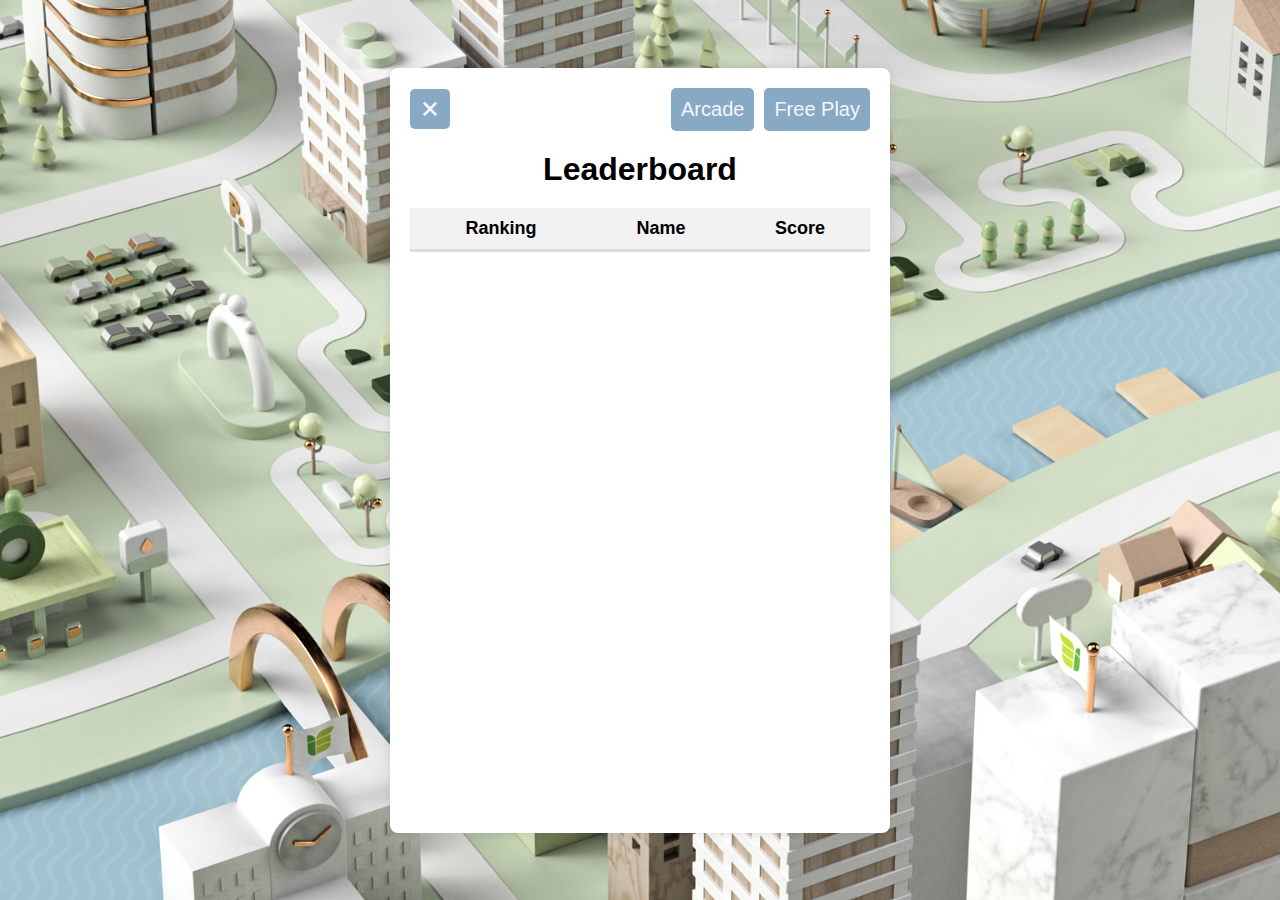
<file: displayhighscore.html>
<!DOCTYPE html>
<html>

<head>
    <meta charset="UTF-8" />
    <title>Ngee Ann City</title>
    <link rel="icon" type="image/x-icon" href="./assets/images/icon2.png">
    <!-- Styles -->
    <link rel="stylesheet" href="./assets/styles/style.css">
    <!-- Icons -->
    <link href='https://unpkg.com/boxicons@2.1.4/css/boxicons.min.css' rel='stylesheet'>
</head>

<body class="displayhs-body">
    <div class="displayhs-container">
        <div class="displayhs-buttons">
            <div class="left-buttons">
                <!-- Exit Button -->
                <a href="index.html" id="exit-button" class="button"><i class='bx bx-x'></i></a>
            </div>
            <div class="right-buttons">
                <button style="margin-right: 10px;">Arcade</button>
                <button>Free Play</button>
            </div>
        </div>
        <div class="displayhs-header">
            <h1>Leaderboard</h1>
        </div>
        <table id="leaderboard-table">
            <thead>
                <tr>
                    <th>Ranking</th>
                    <th>Name</th>
                    <th>Score</th>
                </tr>
            </thead>
            <tbody>
                <!-- Data will be inserted here -->
            </tbody>
        </table>
    </div>

    <!-- Scripts -->
    <script src="./assets/js/leaderboard.js"></script>
</body>

</html>
</file>
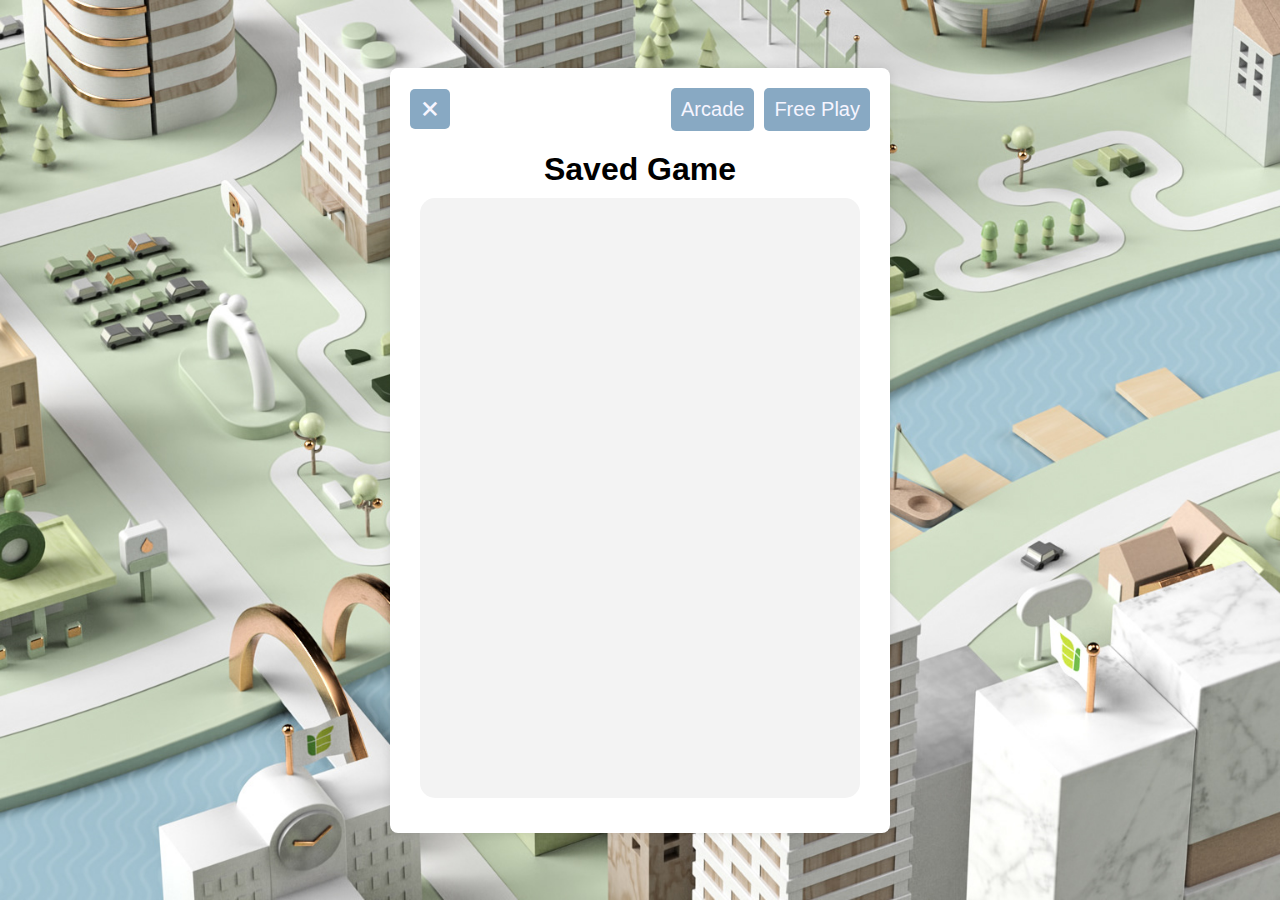
<file: loadsavegame.html>
<!DOCTYPE html>
<html>

<head>
    <meta charset="UTF-8" />
    <title>Ngee Ann City</title>
    <link rel="icon" type="image/x-icon" href="./assets/images/icon2.png">
    <!-- Styles -->
    <link rel="stylesheet" href="./assets/styles/style.css">
    <!-- Icons -->
    <link href='https://unpkg.com/boxicons@2.1.4/css/boxicons.min.css' rel='stylesheet'>
</head>


<body class="loadsavegame-body">
    <div class="loadsavegame-container">
        <div class="loadsavegame-buttons">
            <div class="left-buttons">
                <!-- Exit Button -->
                <a href="index.html" id="exit-button" class="button"><i class='bx bx-x'></i></a>
            </div>
            <div class="right-buttons">
                <button id="arcade-load-game-btn" style="margin-right: 10px;">Arcade</button>
                <button id="free-load-game-btn">Free Play</button>
            </div>
        </div>
        <div class="loadsavegame-header">
            <h1>Saved Game</h1>
        </div>
        <div class="loadsavegame-files">
            <!-- Game State Data will be loaded here -->
        </div>
    </div>

    <!-- Scripts -->
    <script src="./assets/js/script.js"></script>
    <script src="./assets/js/loadsavegame.js"></script>
</body>

</html>
</file>
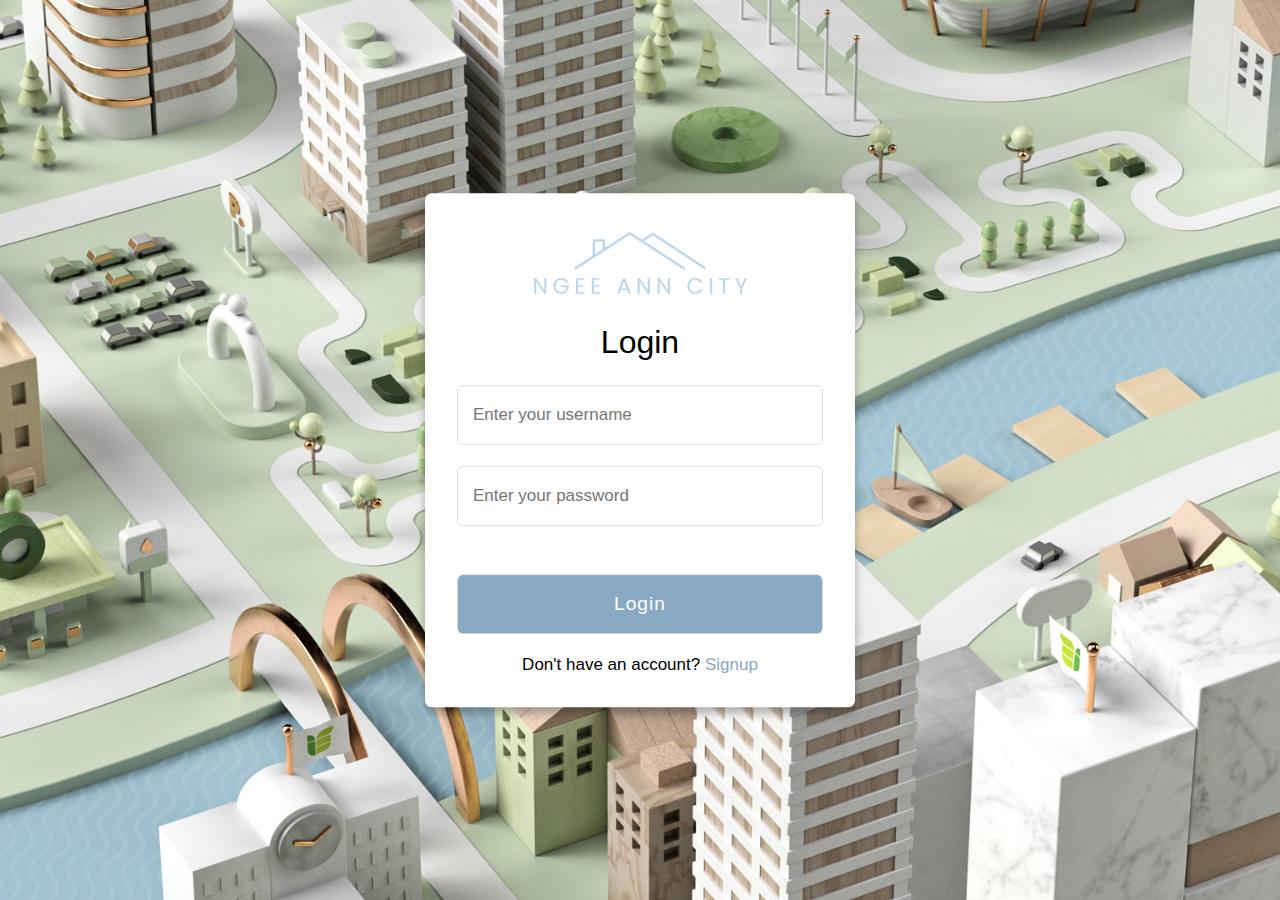
<file: login-register.html>
<!DOCTYPE html>
<html>

<head>
    <meta charset="UTF-8" />
    <title>Ngee Ann City</title>
    <link rel="icon" type="image/x-icon" href="./assets/images/icon2.png">
    <!-- Styles -->
    <link rel="stylesheet" href="./assets/styles/style.css">
</head>

<body class="login-body">
    <div class="login-container">
        <input type="checkbox" id="check">
        <div class="login form">
            <div class="logo">
                <img src="./assets/images/icon3.png" alt="Logo">
            </div>
            <header>Login</header>
            <form id="login-form">
                <input type="text" id="login-username" placeholder="Enter your username">
                <input type="password" id="login-password" placeholder="Enter your password">
                <input type="button" class="button" value="Login" onclick="login()">
            </form>
            <div class="signup">
                <span class="signup">Don't have an account?
                    <label for="check">Signup</label>
                </span>
            </div>
        </div>
        <div class="registration form">
            <div class="logo">
                <img src="./assets/images/icon3.png" alt="Logo">
            </div>
            <header>Signup</header>
            <form id="signup-form">
                <input type="text" id="signup-username" placeholder="Enter your username">
                <input type="text" id="signup-name" placeholder="Enter your name">
                <input type="text" id="signup-email" placeholder="Enter your email">
                <input type="password" id="signup-password" placeholder="Create a password">
                <input type="password" id="signup-confirm-password" placeholder="Confirm your password">
                <input type="button" class="button" value="Signup" onclick="signup()">
            </form>
            <div class="signup">
                <span class="signup">Already have an account?
                    <label for="check">Login</label>
                </span>
            </div>
        </div>
    </div>
    <script src="./assets/js/login.js"></script>
</body>

</html>
</file>
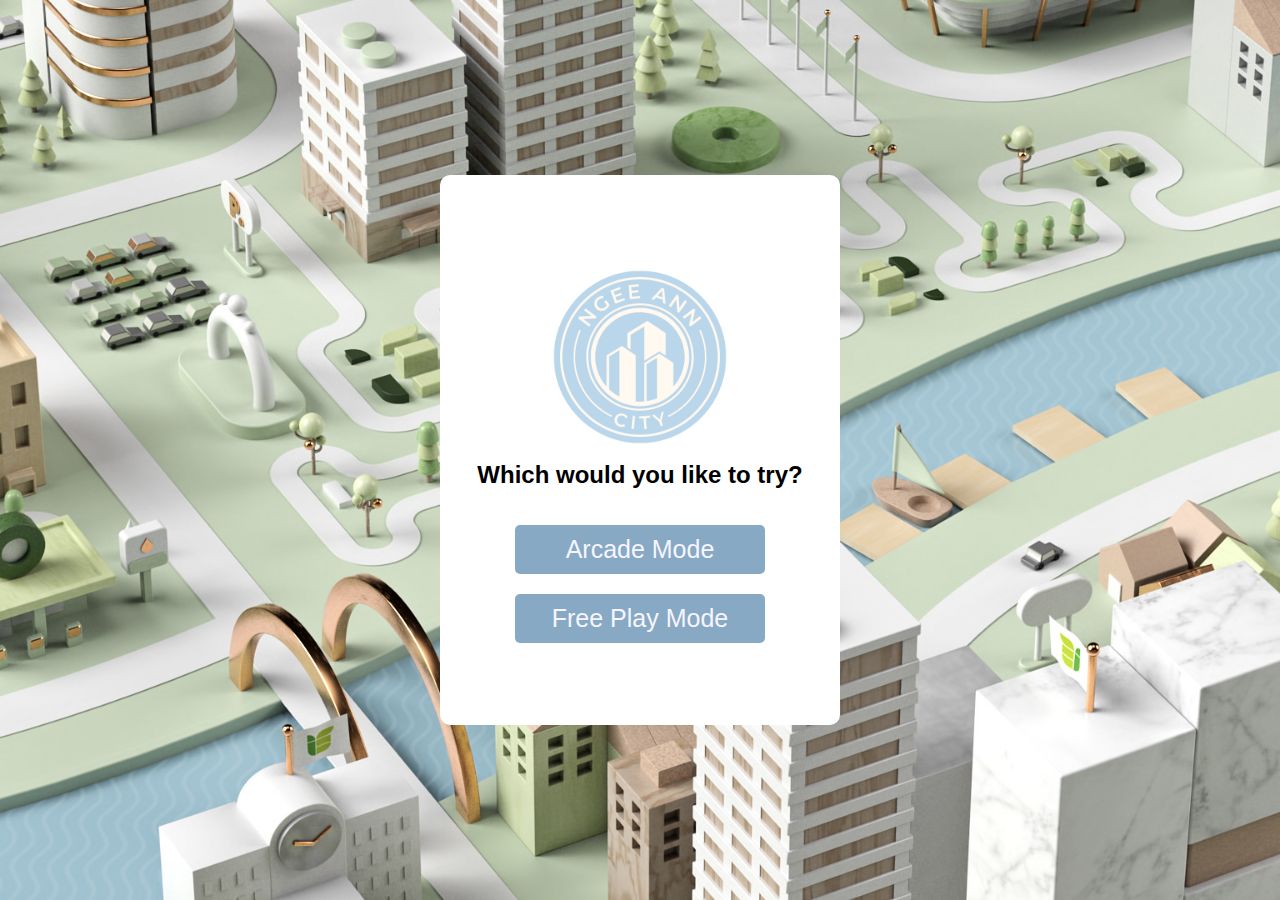
<file: newgame.html>
<!DOCTYPE html>
<html>

<head>
    <meta charset="UTF-8" />
    <title>Ngee Ann City</title>
    <link rel="icon" type="image/x-icon" href="./assets/images/icon2.png">
    <!-- Styles -->
    <link rel="stylesheet" href="./assets/styles/style.css">
    <!-- Icons -->
    <link href='https://unpkg.com/boxicons@2.1.4/css/boxicons.min.css' rel='stylesheet'>
</head>


<body class="newgame-body">
    <div class="newgame-container">
        <div class="newgame-content">
            <div class="logo">
                <img src="./assets/images/icon2.png" alt="Logo">
            </div>
            <h2>Which would you like to try?</h2>
            <br><br>
            <div class="main-buttons">
                <a href="arcade.html" id="arcade-game-btn" class="menu-btn">Arcade Mode</a>
                <!-- <a href="#" class="menu-btn">New Free Play Game</a> -->
                <a href="freeplay.html" id="free-game-btn" class="menu-btn">Free Play Mode</a>
            </div>
        </div>
    </div>

    <!-- Scripts -->
    <script src="./assets/js/script.js"></script>
</body>

</html>
</file>
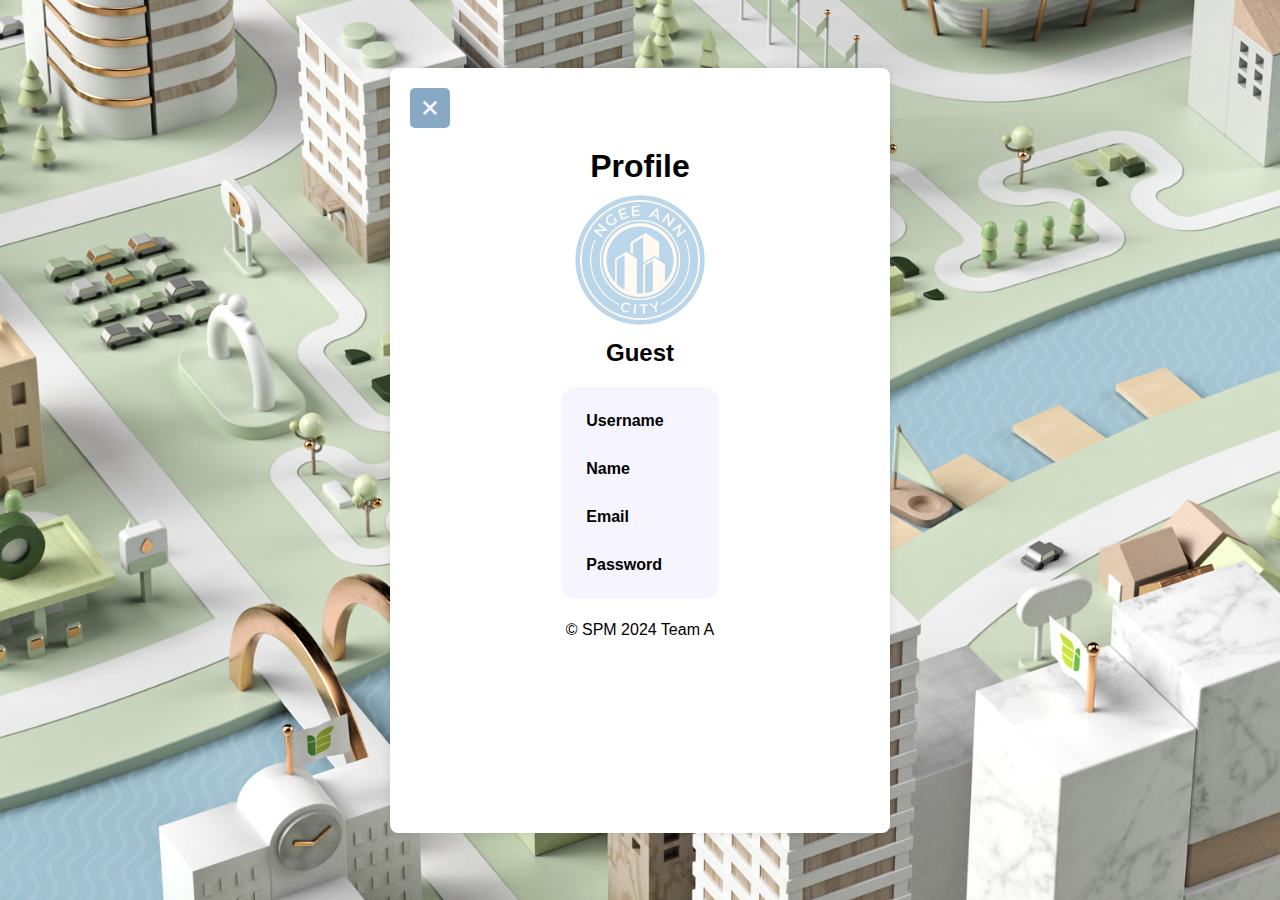
<file: profile.html>
<!DOCTYPE html>
<html>

<head>
    <meta charset="UTF-8" />
    <title>Ngee Ann City</title>
    <link rel="icon" type="image/x-icon" href="./assets/images/icon2.png">
    <!-- Styles -->
    <link rel="stylesheet" href="./assets/styles/style.css">
    <!-- Icons -->
    <link href='https://unpkg.com/boxicons@2.1.4/css/boxicons.min.css' rel='stylesheet'>
</head>

<body class="profile-body">
    <div class="profile-container">
        <div class="profile-buttons">
            <div class="left-buttons">
                <!-- Exit Button -->
                <a href="index.html" id="exit-button" class="button"><i class='bx bx-x'></i></a>
            </div>
        </div>
        <div class="profile-header">
            <h1>Profile</h1>
            <img src="./assets/images/icon2.png">
            <div>
                <h2><span id="display-username">Guest</span></h2>
            </div>
        </div>

        <div class="profile-details">
            <table class="profile-table">
                <tr>
                    <td>Username</td>
                    <td>
                        <span id="username-display"></span>
                    </td>
                </tr>
                <tr>
                    <td>Name</td>
                    <td>
                        <span id="name-display"></span>
                    </td>
                </tr>
                <tr>
                    <td>Email</td>
                    <td>
                        <span id="email-display"></span>
                    </td>
                </tr>
                <tr>
                    <td>Password</td>
                    <td>
                        <span id="password-display"></span>
                    </td>
                </tr>
            </table>
        </div>

        <br><br>
        <p>&copy; SPM 2024 Team A</p>
    </div>

    <!-- Scripts -->
    <script src="./assets/js/login.js"></script>
</body>

</html>
</file>
<file: assets/styles/style.css>
* {
    font-family: 'Open Sans', sans-serif;
    margin: 0;
    padding: 0;
    box-sizing: border-box;
}

:root {
    /* ====== Colors ====== */
    --body-color: #e4e9f7;
    --sidebar-color: #fff;
    --primary-color: #88a9c3;
    --primary-color-light: #f6f5ff;
    --secondary-color: #2b4257;
    --secondary-color-light: #a5b2bd;
    --toggle-color: #ddd;
    --text-color: #343434;
    --gradient-color: linear-gradient(to right, #88a9c3, #a5b2bd);
    --clr-1: #657c4e;
    --clr-2: #e7d3b2;
    --clr-3: #f0f0f0;
    --clr-4: #a6c6d5;
    --clr-5: #d3dfc7;

    /* ====== Transition ====== */
    --tran-02: all 0.2s ease;
    --tran-03: all 0.3s ease;
    --tran-04: all 0.4s ease;
    --tran-05: all 0.5s ease;
}

body {
    font-family: Arial, sans-serif;
    background-color: var(--primary-color-light);
    display: flex;
    justify-content: center;
    align-items: center;
    height: 100vh;
    margin: 0;
}

.loadsavegame-body,
.profile-body,
.login-body,
.freeplay-body,
.newgame-body,
.mainmenu-body,
.arcade-body,
.displayhs-body {
    background-image: url(../images/city.jpg);
    background-repeat: no-repeat;
    background-size: cover;
    background-position: center;
    margin: 0;
    padding: 0;
}

/* ====== login-register.html ====== */
.login-container {
    position: absolute;
    top: 50%;
    left: 50%;
    transform: translate(-50%, -50%);
    max-width: 430px;
    width: 100%;
    background: #fff;
    border-radius: 7px;
    box-shadow: 0 5px 10px rgba(0, 0, 0, 0.3);
    text-align: center;
}

.login-container .logo img {
    width: 250px;
    margin-bottom: 20px;
}


.login-container .registration {
    display: none;
}

.login-container #check:checked~.registration {
    display: block;
}

.login-container #check:checked~.login {
    display: none;
}

.login-container #check {
    display: none;
}

.login-container .form {
    padding: 2rem;
}

.login-container .form header {
    font-size: 2rem;
    font-weight: 500;
    text-align: center;
    margin-bottom: 1.5rem;
}

.login-container .form input {
    height: 60px;
    width: 100%;
    padding: 0 15px;
    font-size: 17px;
    margin-bottom: 1.3rem;
    border: 1px solid #ddd;
    border-radius: 6px;
    outline: none;
}

.login-container .form input:focus {
    box-shadow: 0 1px 0 rgba(0, 0, 0, 0.2);
}

.login-container .form input.button {
    color: #fff;
    background: var(--primary-color);
    font-size: 1.2rem;
    font-weight: 500;
    letter-spacing: 1px;
    margin-top: 1.7rem;
    cursor: pointer;
    transition: 0.4s;
}

.login-container .form input.button:hover {
    background: var(--secondary-color);
}

.login-container .signup {
    font-size: 17px;
    text-align: center;
}

.login-container .signup label {
    color: var(--primary-color);
    cursor: pointer;
}

.login-container .signup label:hover {
    text-decoration: underline;
    color: var(--secondary-color);
}

/* ====== index.html ====== */
.mainmenu-container {
    background-color: var(--sidebar-color);
    width: 400px;
    height: 550px;
    display: flex;
    flex-direction: column;
    align-items: center;
    border-radius: 10px;
}

.mainmenu-content {
    text-align: center;
    display: flex;
    flex-direction: column;
    justify-content: center;
    align-items: center;
    height: 100%;
}

.mainmenu-container .logo img {
    width: 200px;
    margin-top: 20px;
}

.mainmenu-container .main-buttons {
    display: grid;
    margin: 0 auto;
}

.mainmenu-container .main-buttons a {
    background-color: var(--primary-color);
    color: var(--primary-color-light);
    text-decoration: none;
    font-size: 25px;
    border-radius: 5px;
    padding: 10px;
    text-align: center;
    width: 250px;
    margin-bottom: 20px;
}

.mainmenu-container .side-buttons {
    width: 250px;
    display: grid;
    grid-template-columns: repeat(3, 1fr);
    gap: 10px;
}

.mainmenu-container .side-buttons a {
    background-color: var(--primary-color);
    color: var(--primary-color-light);
    height: 60px;
    font-size: 30px;
    padding: 10px;
    border-radius: 5px;
    display: flex;
    justify-content: center;
    align-items: center;
    text-decoration: none;
}

/* ====== newgame.html ====== */
.newgame-container {
    background-color: var(--sidebar-color);
    width: 400px;
    height: 550px;
    display: flex;
    flex-direction: column;
    align-items: center;
    border-radius: 10px;
}

.newgame-content {
    text-align: center;
    display: flex;
    flex-direction: column;
    justify-content: center;
    align-items: center;
    height: 100%;
}

.newgame-container .logo img {
    width: 200px;
    margin-top: 20px;
}

.newgame-container .main-buttons {
    display: grid;
    margin: 0 auto;
}

.newgame-container .main-buttons a {
    background-color: var(--primary-color);
    color: var(--primary-color-light);
    text-decoration: none;
    font-size: 25px;
    border-radius: 5px;
    padding: 10px;
    text-align: center;
    width: 250px;
    margin-bottom: 20px;
}

.newgame-container .side-buttons {
    width: 250px;
    display: grid;
    grid-template-columns: repeat(3, 1fr);
    gap: 10px;
}

.newgame-container .side-buttons a {
    background-color: var(--primary-color);
    color: var(--primary-color-light);
    height: 60px;
    font-size: 30px;
    padding: 10px;
    border-radius: 5px;
    display: flex;
    justify-content: center;
    align-items: center;
    text-decoration: none;
}

/* ====== arcade.html ====== */
.arcade-container {
    display: flex;
    justify-content: center;
    align-items: center;
    flex-direction: column;
    background-color: var(--sidebar-color);
    padding: 20px;
    border-radius: 10px;
}

.arcade-container .arcade-mode {
    display: flex;
    flex-direction: column;
    align-items: center;
    justify-content: center;
}

.arcade-container .arcade-mode .arcade-stats {
    display: flex;
    justify-content: space-between;
    align-items: center;
    width: 80%;
    margin-top: 20px;
    margin-bottom: 20px;
}

.arcade-container .arcade-mode .arcade-stats span {
    margin-left: 5px;
}

.arcade-container .arcade-mode .arcade-stats h2 {
    display: flex;
    justify-content: center;
    align-items: center;
    text-align: center;
    font-size: 25px;
}

.arcade-container .arcade-mode .arcade-stats img {
    width: 25px;
    margin-right: 5px;
}

.arcade-container .arcade-mode .grid {
    display: grid;
    grid-template-columns: repeat(20, 30px);
    grid-template-rows: repeat(20, 30px);
    gap: 2px;
    border: 1px solid #000;
}

.arcade-container .arcade-mode .cell {
    width: 30px;
    height: 30px;
    background-color: #eee;
}

.arcade-container .arcade-mode .building {
    width: 30px;
    height: 30px;
    cursor: pointer;
}

.arcade-container .arcade-mode .building-icon {
    width: 50px;
    height: 50px;
    cursor: pointer;

    img {
        width: 45px;
    }
}

.arcade-container .arcade-mode .building-container h2 {
    text-align: center;
}

.arcade-container .arcade-mode .building img {
    width: 30px;
}

.arcade-container .arcade-mode .building-selection {
    display: flex;
    justify-content: space-between;
    align-items: center;
    width: 100%;
    gap: 10px;

}

.arcade-container .x-buttons {
    display: flex;
    justify-content: space-between;
    align-items: center;
    font-size: 30px;
    width: 100%;
}

.arcade-container .x-buttons a {
    text-decoration: none;
    color: var(--primary-color-light);
    background-color: var(--primary-color);
    display: flex;
    justify-content: center;
    align-items: center;
    padding: 5px;
    border-radius: 5px;
}

.arcade-container .x-buttons .right-buttons {
    display: flex;
    justify-content: space-between;
    margin-left: 10px;
}

.arcade-container .x-buttons .right-buttons a {
    margin-left: 10px;
}

.arcade-container .arcade-mode .building-container {
    margin-top: 5px;
}

.arcade-container .arcade-mode .building-toolbar {
    display: flex;
    align-items: center;
    width: 100%;
    position: relative;
    margin-top: 5px;
}

.arcade-container .arcade-mode .demolish-wrapper {
    margin-left: 165%;
}

.arcade-container .arcade-mode .demolish-btn {
    font-size: 30px;
    display: flex;
    justify-content: center;
    align-items: center;
    text-decoration: none;
    color: var(--primary-color-light);
    background-color: var(--primary-color);
    padding: 5px;
    border-radius: 5px;
    width: 40px;
}

/* ====== freeplay.html ====== */
.freeplay-container {
    display: flex;
    justify-content: center;
    align-items: center;
    flex-direction: column;
    background-color: var(--sidebar-color);
    padding: 20px;
    border-radius: 10px;
}

.freeplay-container .freeplay-mode {
    display: flex;
    align-items: center;
    justify-content: center;
    width: 100%;
    gap: 20px;
}

.freeplay-container .freeplay-mode .freeplay-stats {
    display: flex;
    flex-direction: column;
    /* justify-content: space-between; */
    align-items: flex-start;
    width: 100%;
    margin-top: 20px;
    margin-bottom: 20px;
    gap: 10px;
}

.freeplay-container .freeplay-mode .freeplay-stats span {
    margin-left: 5px;
}

.freeplay-container .freeplay-mode .freeplay-stats h2 {
    display: flex;
    justify-content: center;
    align-items: center;
    text-align: center;
    font-size: 25px;
}

.freeplay-container .freeplay-mode .freeplay-stats img {
    width: 25px;
    margin-right: 5px;
}

.freeplay-container .freeplay-mode .grid {
    display: grid;
    grid-template-columns: repeat(5, 30px);
    grid-template-rows: repeat(5, 30px);
    gap: 2px;
    border: 1px solid #000;
}

.freeplay-container .freeplay-mode .cell {
    width: 30px;
    height: 30px;
    background-color: #eee;
}

.freeplay-container .freeplay-mode .building {
    width: 30px;
    height: 30px;
    cursor: pointer;
}

.freeplay-container .freeplay-mode .building-icon {
    width: 50px;
    height: 50px;
    cursor: pointer;

    img {
        width: 45px;
    }
}

.freeplay-container .freeplay-mode .building-container h2 {
    text-align: center;
}

.freeplay-container .freeplay-mode .building img {
    width: 30px;
}

.freeplay-container .freeplay-mode .building-selection {
    display: flex;
    flex-direction: column;
    justify-content: space-between;
    align-items: center;
    width: 100%;
    gap: 10px;

}

.freeplay-container .x-buttons {
    display: flex;
    justify-content: space-between;
    align-items: center;
    font-size: 30px;
    width: 100%;
}

.freeplay-container .x-buttons a {
    text-decoration: none;
    color: var(--primary-color-light);
    background-color: var(--primary-color);
    display: flex;
    justify-content: center;
    align-items: center;
    padding: 5px;
    border-radius: 5px;
}

.freeplay-container .x-buttons .right-buttons {
    display: flex;
    justify-content: space-between;
    margin-left: 10px;
}

.freeplay-container .x-buttons .right-buttons a {
    margin-left: 10px;
}

.freeplay-container .freeplay-mode .building-container {
    display: flex;
    flex-direction: column;
    margin-top: 5px;
}

.freeplay-container .freeplay-mode .building-toolbar {
    display: flex;
    flex-direction: column;
    align-items: center;
    width: 100%;
    position: relative;
    margin-top: 5px;
}

.freeplay-container .freeplay-mode .demolish-wrapper {
    margin-top: 10px;
}

.freeplay-container .freeplay-mode .demolish-btn {
    font-size: 30px;
    display: flex;
    justify-content: center;
    align-items: center;
    text-decoration: none;
    color: var(--primary-color-light);
    background-color: var(--primary-color);
    padding: 5px;
    border-radius: 5px;
    width: 40px;
}

/* ====== displayhighscore.html ====== */
.displayhs-container {
    background-color: #fff;
    padding: 20px;
    border-radius: 8px;
    box-shadow: 0 0 10px rgba(0, 0, 0, 0.1);
    width: 500px;
    height: 85vh;
    text-align: center;
}

.displayhs-header {
    text-align: center;
    margin-bottom: 20px;
}

.displayhs-container .left-buttons,
.displayhs-container .right-buttons {
    display: flex;
    align-items: center;
}

.displayhs-buttons {
    display: flex;
    justify-content: space-between;
    align-items: center;
    margin-bottom: 20px;
}

.displayhs-container .left-buttons a {
    text-decoration: none;
    color: var(--primary-color-light);
    background-color: var(--primary-color);
    display: flex;
    justify-content: center;
    align-items: center;
    padding: 5px;
    border-radius: 5px;
    margin-right: 50px;
    font-size: 30px;
}

.displayhs-container .right-buttons button {
    text-decoration: none;
    color: var(--primary-color-light);
    background-color: var(--primary-color);
    display: flex;
    justify-content: center;
    align-items: center;
    padding: 10px;
    border-radius: 5px;
    border: none;
    font-size: 20px;
    cursor: pointer;
}

.displayhs-container .right-buttons button.active {
    background-color: var(--secondary-color);
}

.displayhs-container .heading {
    margin: 0;
    font-size: 24px;
}

.displayhs-body table {
    width: 100%;
    border-collapse: collapse;
    text-align: left;
    font-size: 18px;
}

.displayhs-body th {
    text-align: center;
    padding: 10px;
    border-bottom: 3px solid #ddd;
    background-color: #f2f2f2;
}

#leaderboard-table td {
    padding: 12px 15px;
    text-align: center;
    border-bottom: 1px solid #dddddd;
}

#leaderboard-table tr:nth-child(even) {
    background-color: #f2f2f2;
}

#leaderboard-table tr:hover {
    background-color: #b7d0e4;
}

#leaderboard-table td:first-child {
    font-weight: bold;
}

.gold-bg {
    background-color: #FFD700;
}

.silver-bg {
    background-color: #C0C0C0;
}

.bronze-bg {
    background-color: #CD7F32;
}

/* ====== profile.html ====== */
.profile-container {
    background-color: #fff;
    padding: 20px;
    border-radius: 8px;
    box-shadow: 0 0 10px rgba(0, 0, 0, 0.1);
    width: 500px;
    height: 85vh;
    text-align: center;
}
.profile-buttons {
    display: flex;
    justify-content: space-between;
    align-items: center;
    margin-bottom: 20px;
}
.profile-container .left-buttons a, .profile-container .right-buttons button  {
    text-decoration: none;
    color: var(--primary-color-light);
    background-color: var(--primary-color);
    display: flex;
    justify-content: center;
    align-items: center;
    padding: 5px;
    border-radius: 5px;
    font-size: 30px;
    width: 40px;
    border: none;
}
.profile-header img {
    width: 150px;
}

.profile-details {
    background-color: var(--primary-color-light);
    padding: 10px;
    display: inline-block;
    width: auto;
    border-radius: 15px;
    margin: 0 auto;
    margin-top: 20px;
}
.profile-table {
    width: 100%;
    border-collapse: collapse;
}
.profile-table td {
    padding: 15px;
    text-align: left;
    font-weight: bold;
}

.profile-table td:nth-child(2) {
    text-align: right;
    font-weight: normal;
}

/* ====== loadsavegame.html ====== */
.loadsavegame-container {
    background-color: #fff;
    padding: 20px;
    border-radius: 8px;
    box-shadow: 0 0 10px rgba(0, 0, 0, 0.1);
    width: 500px;
    height: 85vh;
    text-align: center;
}
.loadsavegame-buttons {
    display: flex;
    justify-content: space-between;
    align-items: center;
    margin-bottom: 20px;
}
.loadsavegame-container .right-buttons {
    display: flex;
    align-items: center;
}
.loadsavegame-container .left-buttons a {
    text-decoration: none;
    color: var(--primary-color-light);
    background-color: var(--primary-color);
    display: flex;
    justify-content: center;
    align-items: center;
    padding: 5px;
    border-radius: 5px;
    margin-right: 50px;
    font-size: 30px;
    width: 40px;
}
.loadsavegame-container .right-buttons button {
    text-decoration: none;
    color: var(--primary-color-light);
    background-color: var(--primary-color);
    display: flex;
    justify-content: center;
    align-items: center;
    padding: 10px;
    border-radius: 5px;
    border: none;
    font-size: 20px;
    cursor: pointer;
}

.loadsavegame-container .right-buttons button.active {
    background-color: var(--secondary-color);
}

.loadsavegame-container .loadsavegame-files {
    background-color: #f3f3f3;
    border-radius: 15px;
    padding: 5px;
    height: 600px;
    margin: 10px;
}

.loadsavegame-container .game-box {
    background-color: #fff;
    border-radius: 10px;
    border: 5px solid var(--primary-color);
    box-shadow: 0 2px 5px rgba(0, 0, 0, 0.1);
    padding: 20px;
    margin: 0 auto;
    margin-top: 10px;
    margin-bottom: 10px;
    text-align: center;
    width: 250px;
    cursor: pointer;
    transition: transform 0.3s;
}
.loadsavegame-container .game-box:hover {
    transform: scale(1.05);
}
.loadsavegame-container .game-box h3, .loadsavegame-container .game-box h4 {
    margin: 0 0 5px 0;
    color: #333;
}
.loadsavegame-container .game-box p {
    margin: 0;
    font-size: 14px;
    color: #666;
}
</file>
